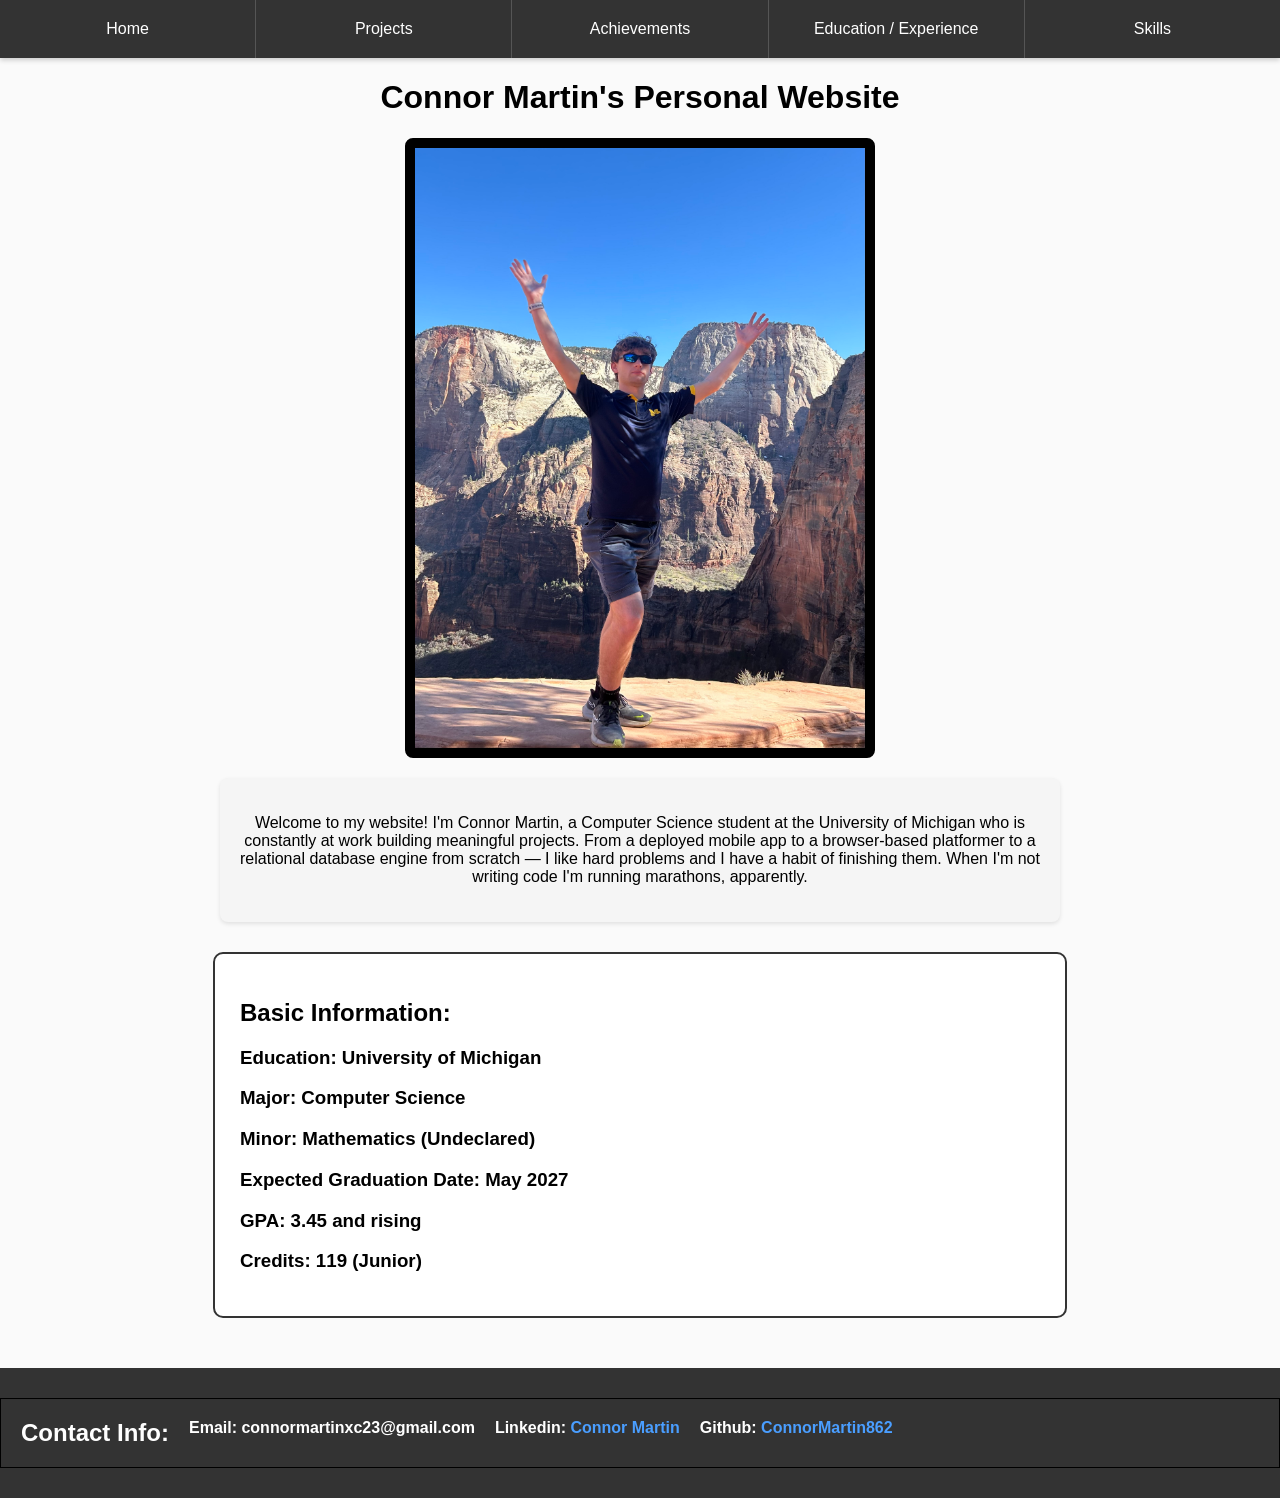
<file: index.html>
<!DOCTYPE html>
<html lang="en">
<head>
    <title>Connor_Martin_Portfolio</title>
    <link href="/css/style.css" rel="stylesheet" type="text/css" />
</head>
<body>
    <div class="Navigation">
        <a href="index.html">Home</a>
        <a href="projects.html">Projects</a>
        <a href="achievements.html">Achievements</a>
        <a href="education.html">Education / Experience</a>
        <a href="skills.html">Skills</a>
    </div>
    <div class="Title">
        <h1>Connor Martin's Personal Website</h1>
    </div>
    <div class="FrontImage">
        <img src="images/Zion.jpeg" alt="FrontPagePic" width="450" height="600">
    </div>
    <div class="Writing">
        <p>Welcome to my website! I'm Connor Martin, a Computer Science student at the University of Michigan who is constantly at work building meaningful projects. From a deployed mobile app to a browser-based platformer to a relational database engine from scratch — I like hard problems and I have a habit of finishing them. When I'm not writing code I'm running marathons, apparently.</p>
    </div>
    <div class="Basic">
        <h2>Basic Information: </h2>
        <h3>Education: University of Michigan</h3>
        <h3>Major: Computer Science</h3>
        <h3>Minor: Mathematics (Undeclared)</h3>
        <h3>Expected Graduation Date: May 2027</h3>
        <h3>GPA: 3.45 and rising</h3>
        <h3>Credits: 119 (Junior)</h3>
    </div>
    <footer class="Footer">
        <div class="Contact">
            <h2>Contact Info: </h2>
            <h3>Email: connormartinxc23@gmail.com</h3>
            <h3>Linkedin: <a href="https://linkedin.com/in/connormm"> Connor Martin </a></h3>
            <h3>Github: <a href="https://github.com/ConnorMartin862"> ConnorMartin862 </a></h3>
        </div>
    </footer>
</body>
</html>
</file>
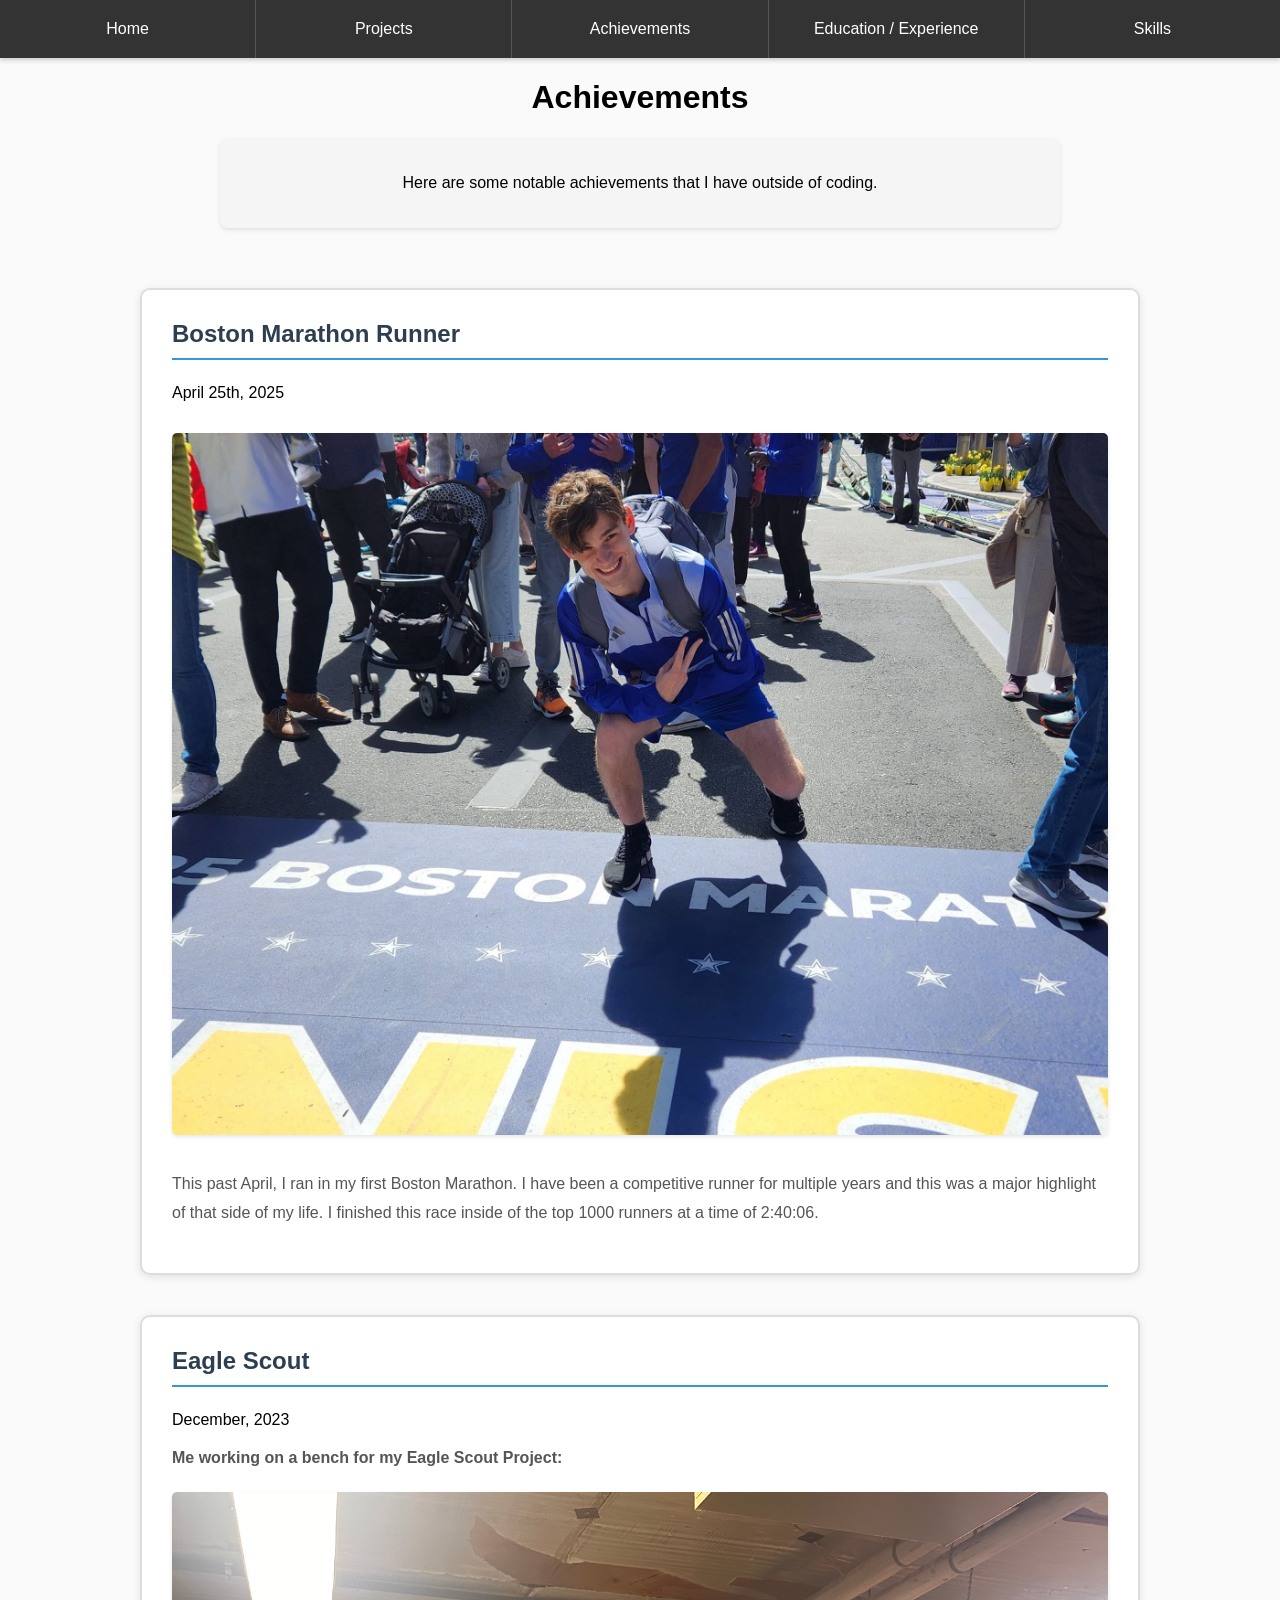
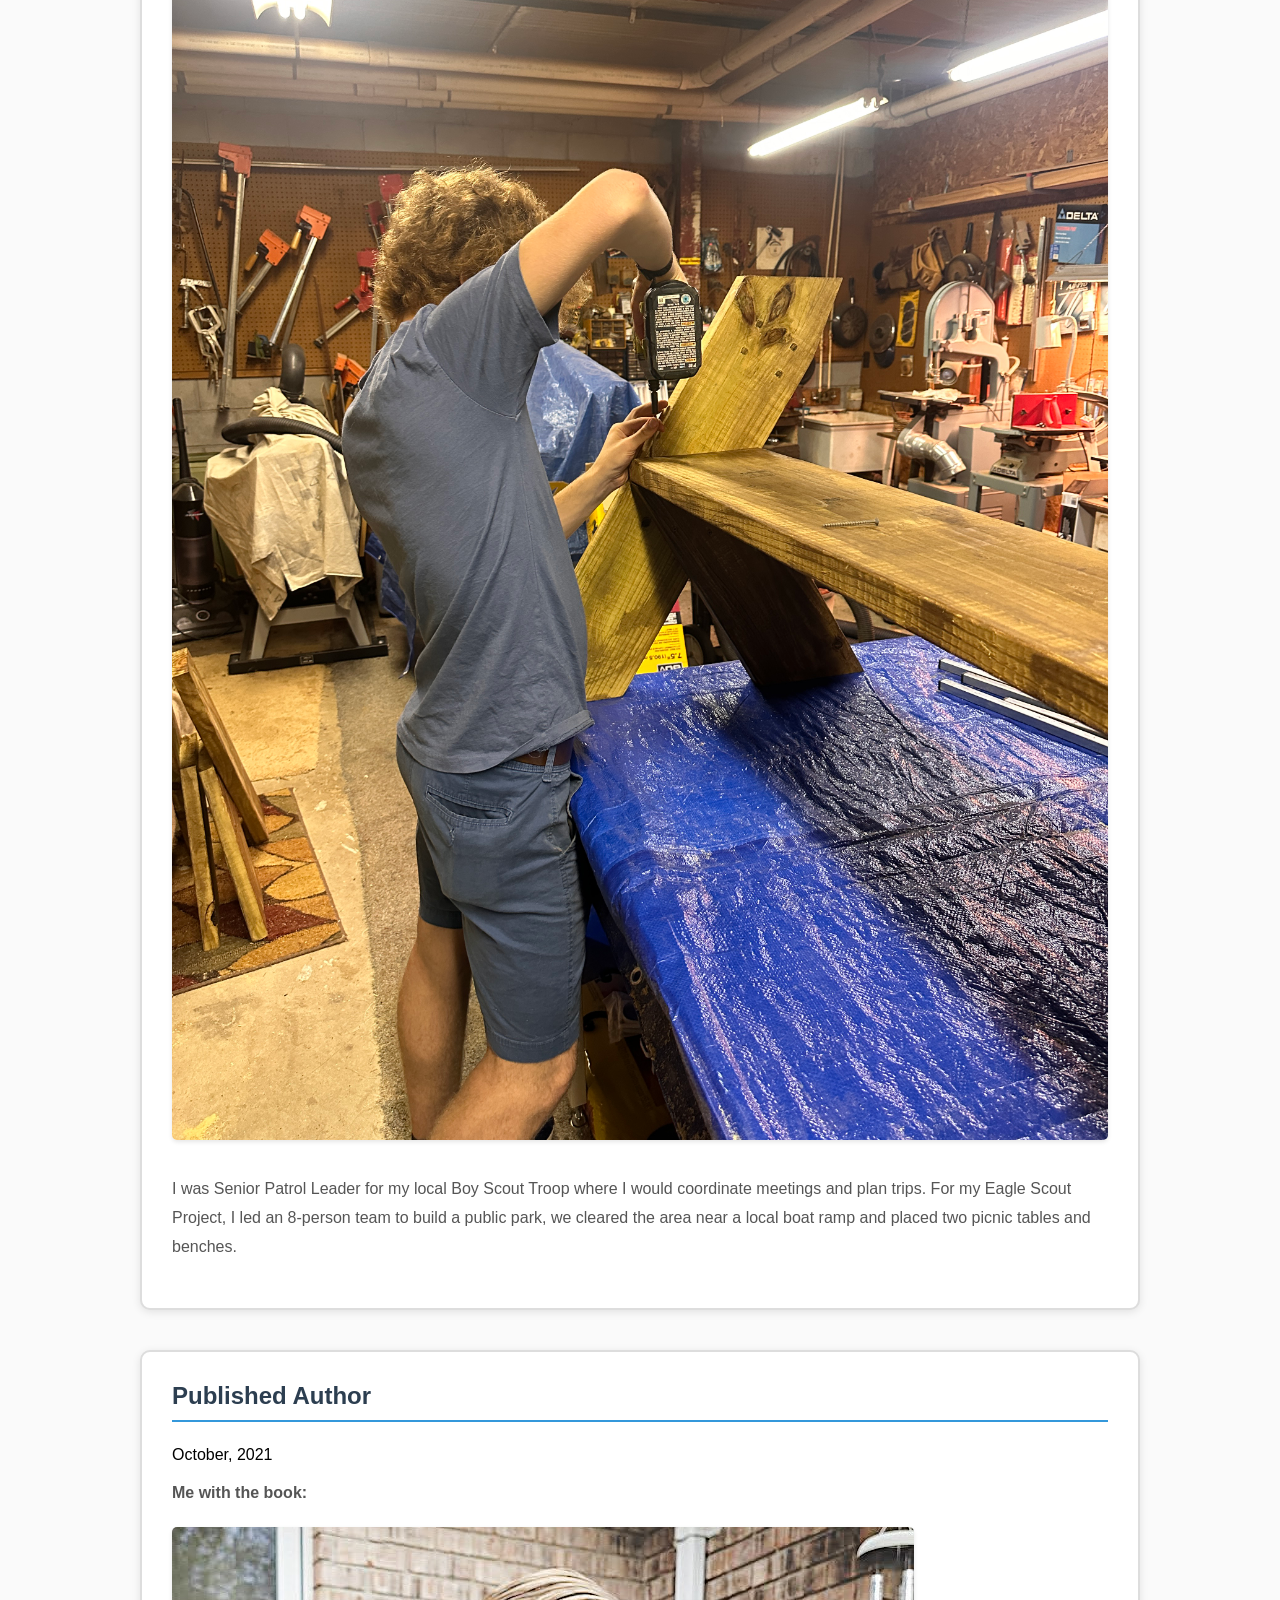
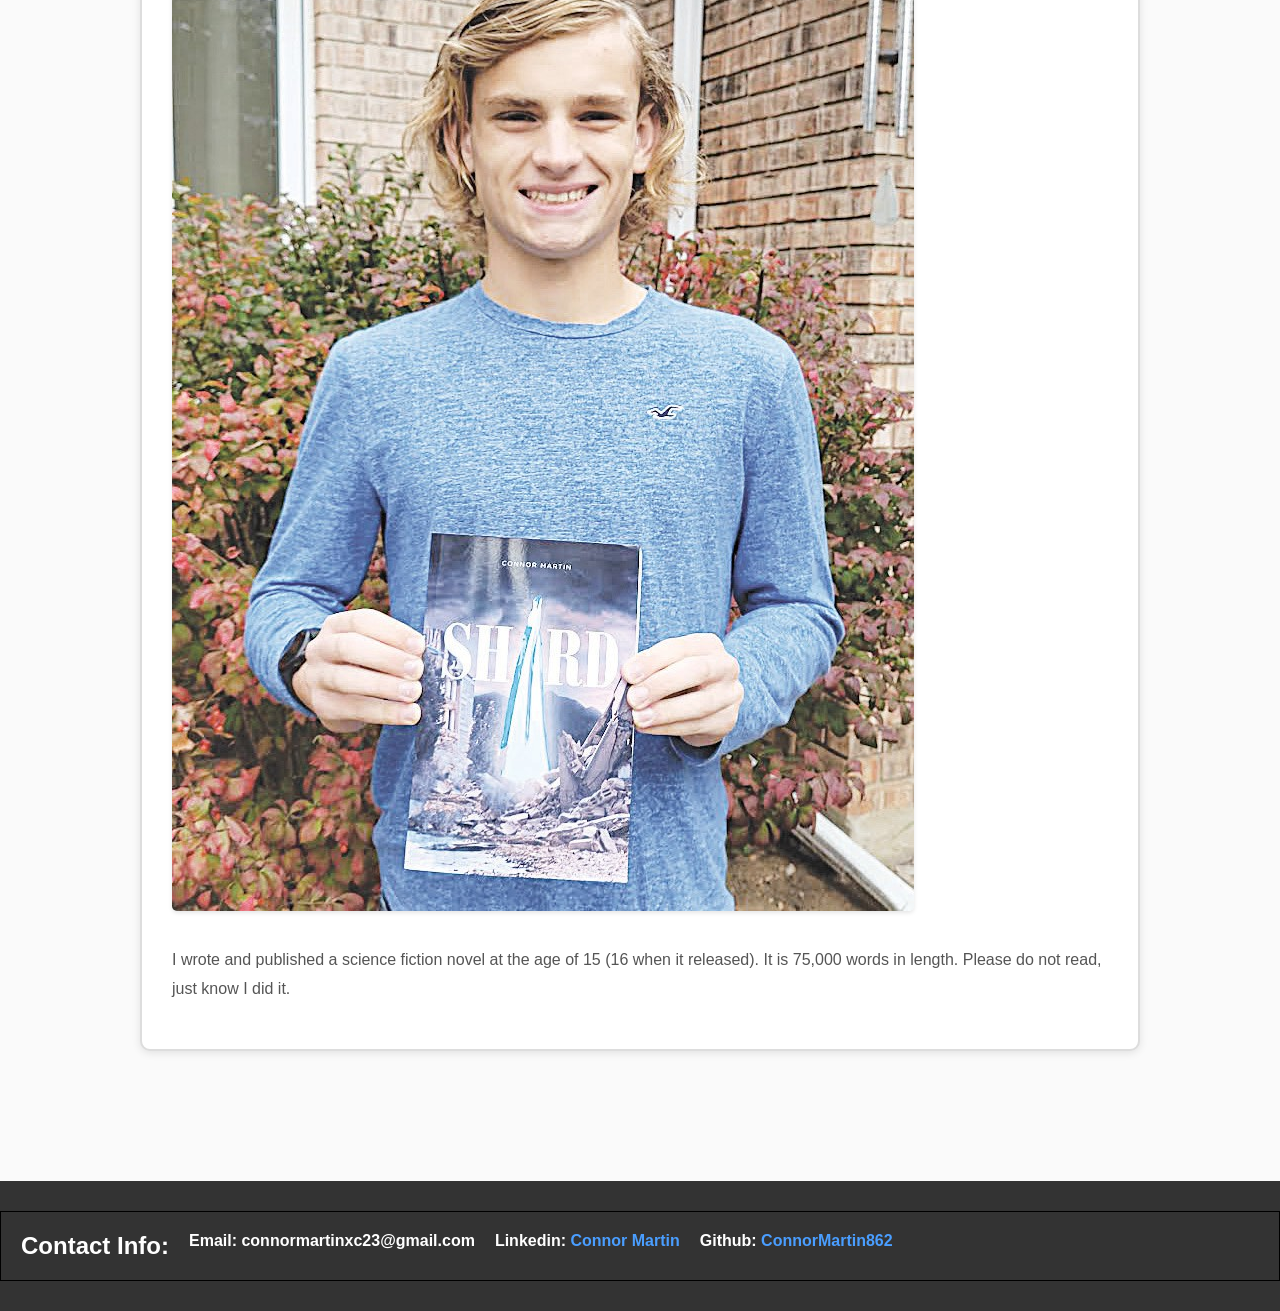
<file: achievements.html>
<!DOCTYPE html>
<html lang="en">
<head>
    <title>Connor_Martin_Portfolio</title>
    <link href="/css/style.css" rel="stylesheet" type="text/css" />
</head>
<body>
    <div class="Navigation">
        <a href="/index.html">Home</a>
        <a href="projects.html">Projects</a>
        <a href="achievements.html">Achievements</a>
        <a href="education.html">Education / Experience</a>
        <a href="skills.html">Skills</a>
    </div>
    <div class="SubTitle">
        <h1>Achievements</h1>
    </div>
    <div class="Writing">
        <p>Here are some notable achievements that I have outside of coding.</p>
    </div>
    <div class="Achievements">
        <div class="Achievement">
            <h3>Boston Marathon Runner</h3>
            <p class="date"> April 25th, 2025</p>
            <img src="images/boston_marathon_photo.JPG" alt="Achievement screenshot">
            <p class="description">This past April, I ran in my first Boston Marathon. I have been a competitive runner for multiple years and this was a major highlight of that side of my life. I finished this race inside of the top 1000 runners at a time of 2:40:06.</p>
        </div>
        <div class="Achievement">
            <h3>Eagle Scout</h3>
            <p class="date"> December, 2023</p>
            <h4>Me working on a bench for my Eagle Scout Project:</h4>
            <img src="images/Eagle_Scout.JPEG" alt="Achievement screenshot">
            <p class="description">I was Senior Patrol Leader for my local Boy Scout Troop where I would coordinate meetings and plan trips. For my Eagle Scout Project, I led an 8-person team to build a public park, we cleared the area near a local boat ramp and placed two picnic tables and benches.</p>
        </div>
        <div class="Achievement">
            <h3>Published Author</h3>
            <p class="date"> October, 2021</p>
            <h4>Me with the book:</h4>
            <img src="images/Book.jpg" alt="Achievement screenshot">
            <p class="description">I wrote and published a science fiction novel at the age of 15 (16 when it released). It is 75,000 words in length. Please do not read, just know I did it.</p>
        </div>
    </div>
    <footer class="Footer">
        <div class="Contact">
            <h2>Contact Info: </h2>
            <h3>Email: connormartinxc23@gmail.com</h3>
            <h3>Linkedin: <a href="https://linkedin.com/in/connormm"> Connor Martin </a></h3>
            <h3>Github: <a href="https://github.com/ConnorMartin862"> ConnorMartin862 </a></h3>
        </div>
    </footer>
</body>
</html>
</file>
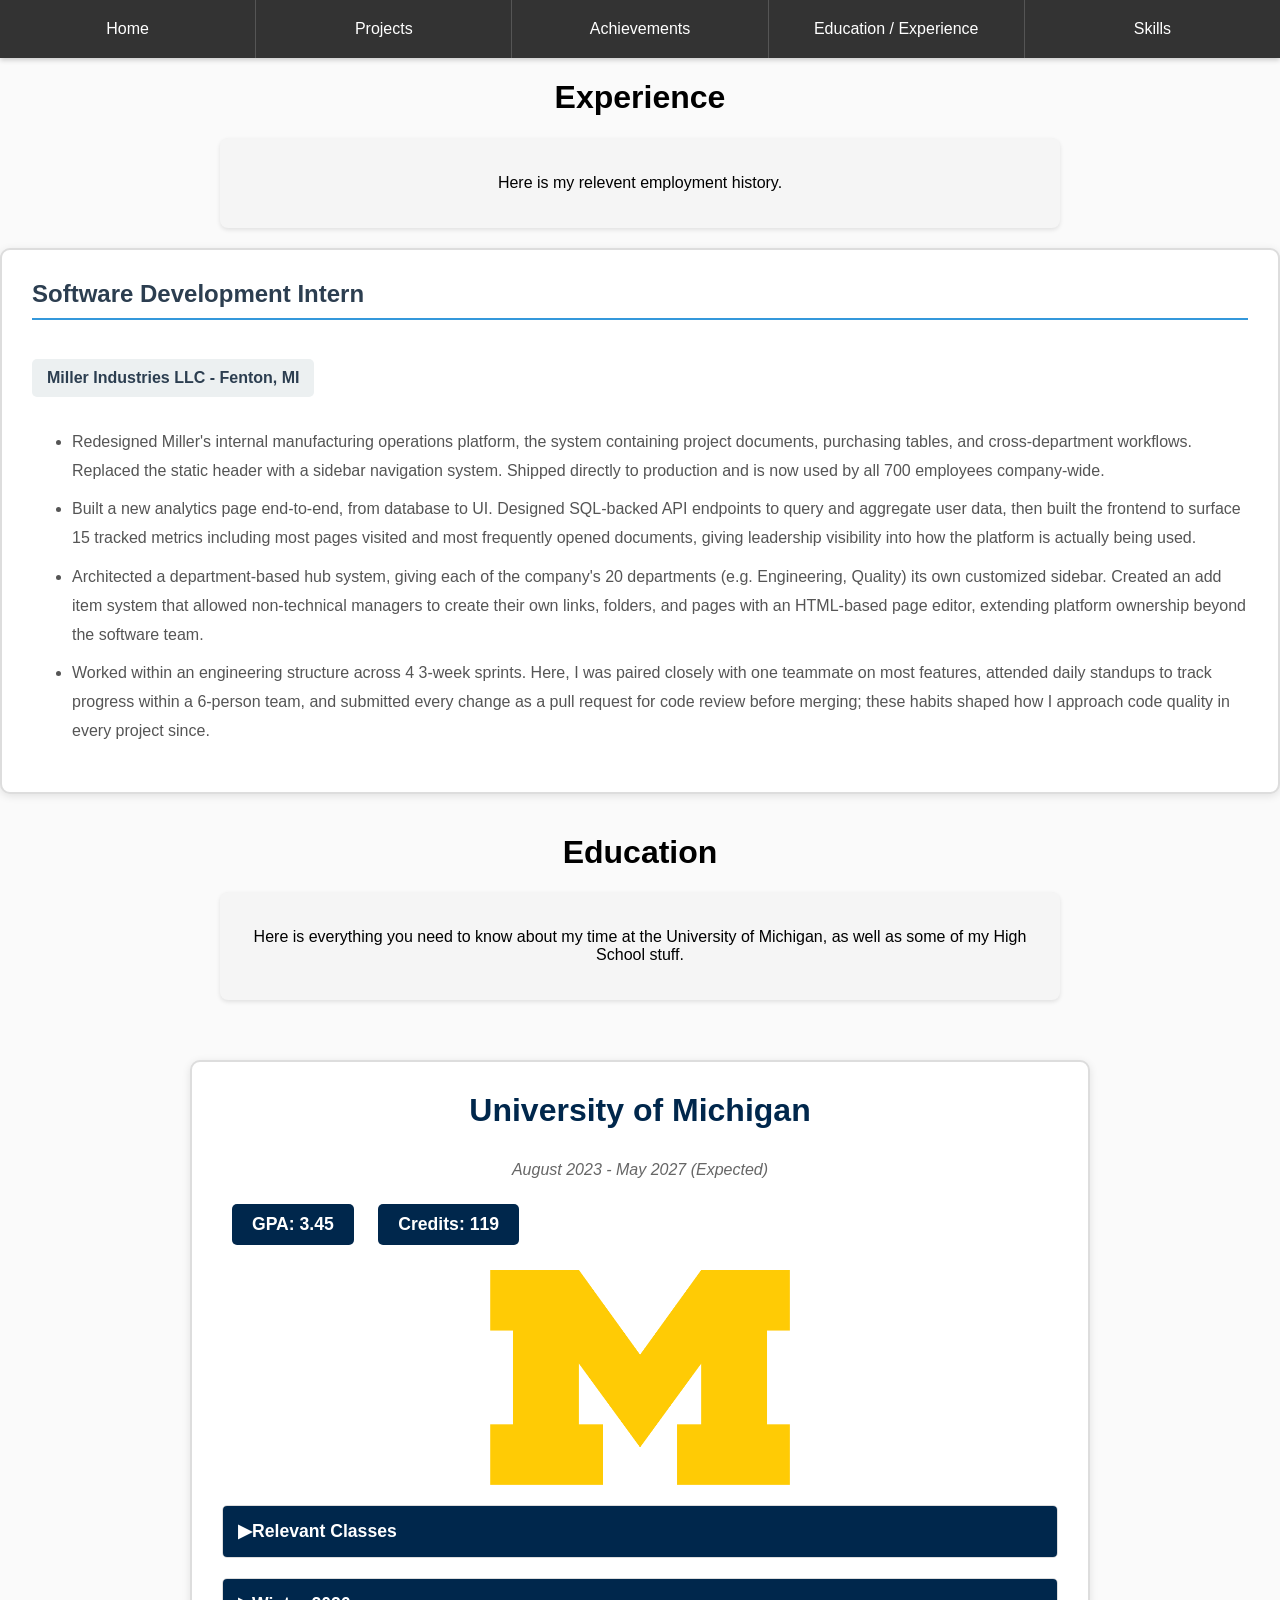
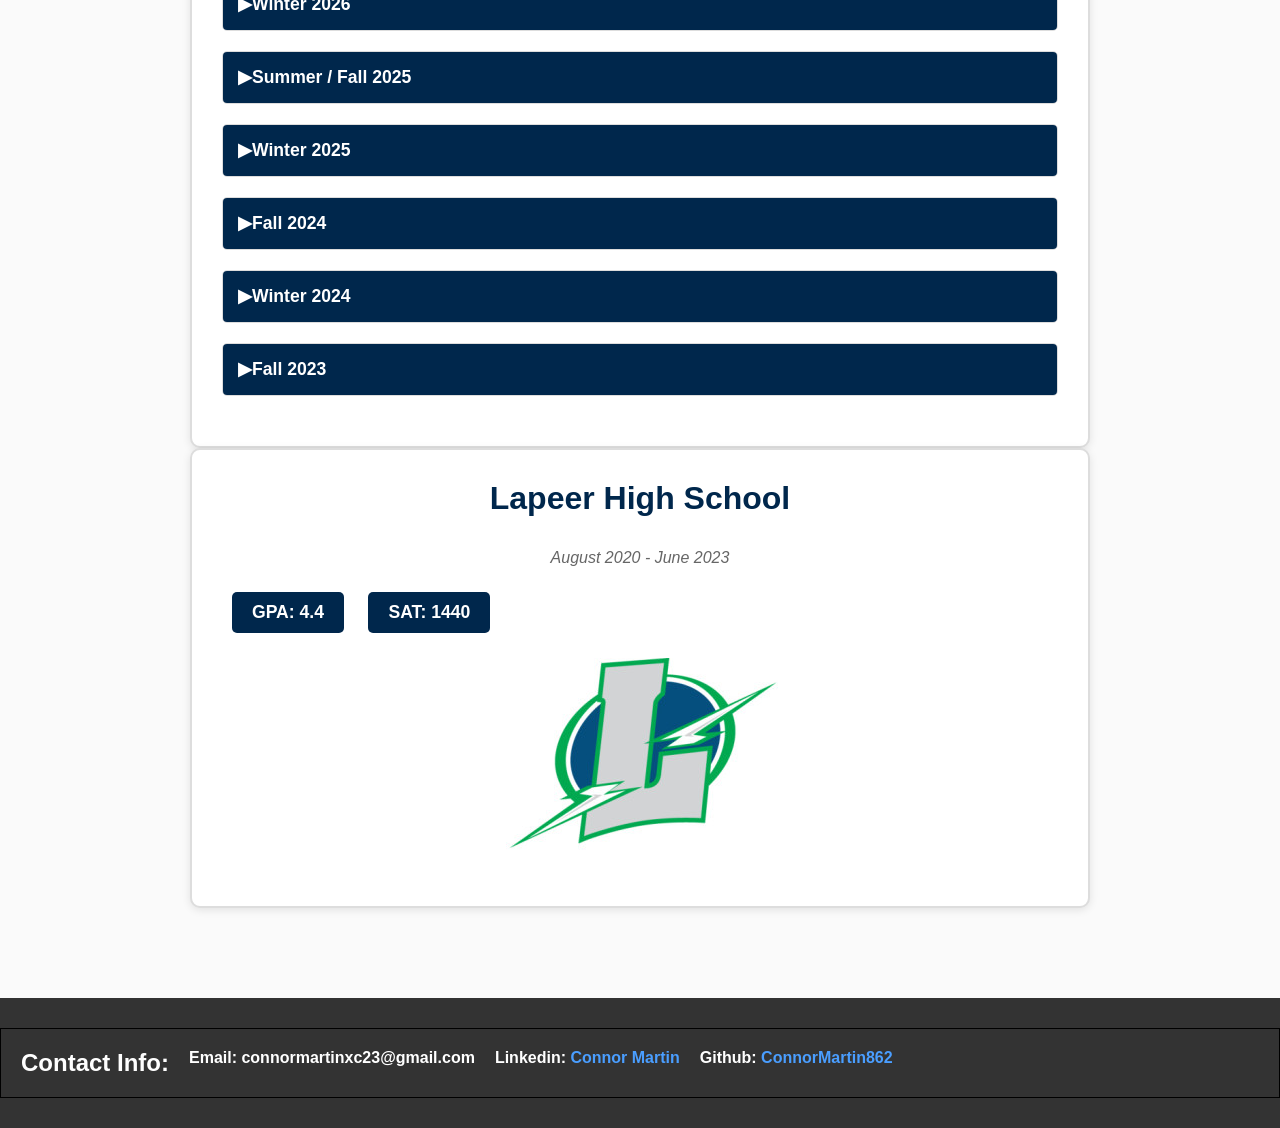
<file: education.html>
<!DOCTYPE html>
<html lang="en">
<head>
    <title>Connor_Martin_Portfolio</title>
    <link href="/css/style.css" rel="stylesheet" type="text/css" />
</head>
<body>
    <div class="Navigation">
        <a href="/index.html">Home</a>
        <a href="projects.html">Projects</a>
        <a href="achievements.html">Achievements</a>
        <a href="education.html">Education / Experience</a>
        <a href="skills.html">Skills</a>
    </div>
    <div class="SubTitle">
        <h1>Experience</h1>
    </div>
    <div class="Writing">
        <p>Here is my relevent employment history.</p>
    </div>
    <div class="Project">
        <h3>Software Development Intern</h3>
        <p class="languages">Miller Industries LLC - Fenton, MI</p>
        <ul class="description">
            <li>Redesigned Miller's internal manufacturing operations platform, the system containing project documents, purchasing tables, and cross-department workflows. Replaced the static header with a sidebar navigation system. Shipped directly to production and is now used by all 700 employees company-wide.</li>
            <li>Built a new analytics page end-to-end, from database to UI. Designed SQL-backed API endpoints to query and aggregate user data, then built the frontend to surface 15 tracked metrics including most pages visited and most frequently opened documents, giving leadership visibility into how the platform is actually being used.</li>
            <li>Architected a department-based hub system, giving each of the company's 20 departments (e.g. Engineering, Quality) its own customized sidebar. Created an add item system that allowed non-technical managers to create their own links, folders, and pages with an HTML-based page editor, extending platform ownership beyond the software team.</li>
            <li>Worked within an engineering structure across 4 3-week sprints. Here, I was paired closely with one teammate on most features, attended daily standups to track progress within a 6-person team, and submitted every change as a pull request for code review before merging; these habits shaped how I approach code quality in every project since.</li>
        </ul>
    </div>
    <div class="SubTitle">
        <h1>Education</h1>
    </div>
    <div class="Writing">
        <p>Here is everything you need to know about my time at the University of Michigan, as well as some of my High School stuff.</p>
    </div>
    <div class="Educations">
        <div class="Education">
            <h3>University of Michigan</h3>
            <p class="time">August 2023 - May 2027 (Expected)</p>
            <p class="stats">GPA: 3.45 </p>
            <p class="stats">Credits: 119 </p>
            <img src="images/realUofM.png" alt="University of Michigan Logo">

            <details class="semester-dropdown">
                <summary class="Semester">Relevant Classes</summary>
                <ul class="classes">
                    <li>EECS 485: Web Systems</li>
                    <li>EECS 445: Intro to Machine Learning</li>
                    <li>EECS 441: Mobile App Development for Entrepreneurs</li>
                    <li>EECS 376: Foundations of Computer Science</li>
                    <li>EECS 370: Intro to Computer Organization</li>
                    <li>EECS 281: Data Structures & Algorithms</li>
                    <li>EECS 280: Programming & Intro Data Structures</li>
                    <li>EECS 203: Discrete Math</li>
                    <li>EECS 183: Elementary Programming Concepts</li>
                    <li>TO 414: Advanced Analytics</li>
                    <li>STATS 280: Honors Introduction to Statistics</li>
                    <li>MATH 214: Linear Algebra</li>
                    <li>MATH 116: Calculus II</li>
                    <li>MATH 115: Calculus I</li>
                </ul>
            </details>

            <details class="semester-dropdown">
                <summary class="Semester">Winter 2026</summary>
                <ul class="classes">
                    <li>EECS 376: Foundations of Computer Science</li>
                    <li>EECS 441: Mobile App Development for Entrepreneurs</li>
                    <li>EECS 445: Intro to Machine Learning</li>
                    <li>SCAND 234: Second Year Swedish</li>
                </ul>
            </details>

            <details class="semester-dropdown">
                <summary class="Semester">Summer / Fall 2025</summary>
                <ul class="classes">
                    <li>EECS 370: Intro to Computer Organization</li>
                    <li>EECS 485: Web Systems</li>
                    <li>MATH 214: Linear Algebra</li>
                    <li>DIGITAL 333: Video Games & Learning</li>
                    <li>HISTORY 309: After Alexander: Timeline of The Hellenistic Period</li>
                    <li>SCAND 233: Second Year Swedish</li>
                </ul>
            </details>

            <details class="semester-dropdown">
                <summary class="Semester">Winter 2025</summary>
                <ul class="classes">
                    <li>EECS 281: Data Structures & Algorithms</li>
                    <li>MATH 116: Calculus II</li>
                    <li>EARTH 201: Intro to Physical Geography</li>
                    <li>SCAND 134: First Year Swedish</li>
                </ul>
            </details>

            <details class="semester-dropdown">
                <summary class="Semester">Fall 2024</summary>
                <ul class="classes">
                    <li>EECS 203: Discrete Math</li>
                    <li>EECS 280: Programming & Intro Data Structures</li>
                    <li>MO 302: Positively Leading People & Organizations</li>
                    <li>SCAND 133: First Year Swedish</li>
                </ul>
            </details>

            <details class="semester-dropdown">
                <summary class="Semester">Winter 2024</summary>
                <ul class="classes">
                    <li>STATS 280: Honors Introduction to Statistics</li>
                    <li>TO 414: Advanced Analytics</li>
                    <li>ASTRO 115: Intro to Astrobiology</li>
                    <li>ECON 101: Principles of Economics I</li>
                    <li>ENGLISH 124: Academic Writing & Literature - Weird Fiction, Weird Writing</li>
                </ul>
            </details>

            <details class="semester-dropdown">
                <summary class="Semester">Fall 2023</summary>
                <ul class="classes">
                    <li>EECS 183: Elementary Programming Concepts</li>
                    <li>MATH 115: Calculus I</li>
                    <li>ARCH 208: Design Foundations</li>
                    <li>ARCH 255: Imaging</li>
                    <li>ENGLISH 317: Literature & Culture - Racial Passing in American History & Literature</li>
                </ul>
            </details>
        </div>
        <div class="Education">
            <h3>Lapeer High School</h3>
            <p class="time">August 2020 - June 2023</p>
            <p class="stats">GPA: 4.4 </p>
            <p class="stats">SAT: 1440 </p>
            <img src="images/Lapeerhighschoollogo.jpg" alt="Lapeer Lightning Logo">
        </div>
    </div>
    <footer class="Footer">
        <div class="Contact">
            <h2>Contact Info: </h2>
            <h3>Email: connormartinxc23@gmail.com</h3>
            <h3>Linkedin: <a href="https://linkedin.com/in/connormm"> Connor Martin </a></h3>
            <h3>Github: <a href="https://github.com/ConnorMartin862"> ConnorMartin862 </a></h3>
        </div>
    </footer>
</body>
</html>
</file>
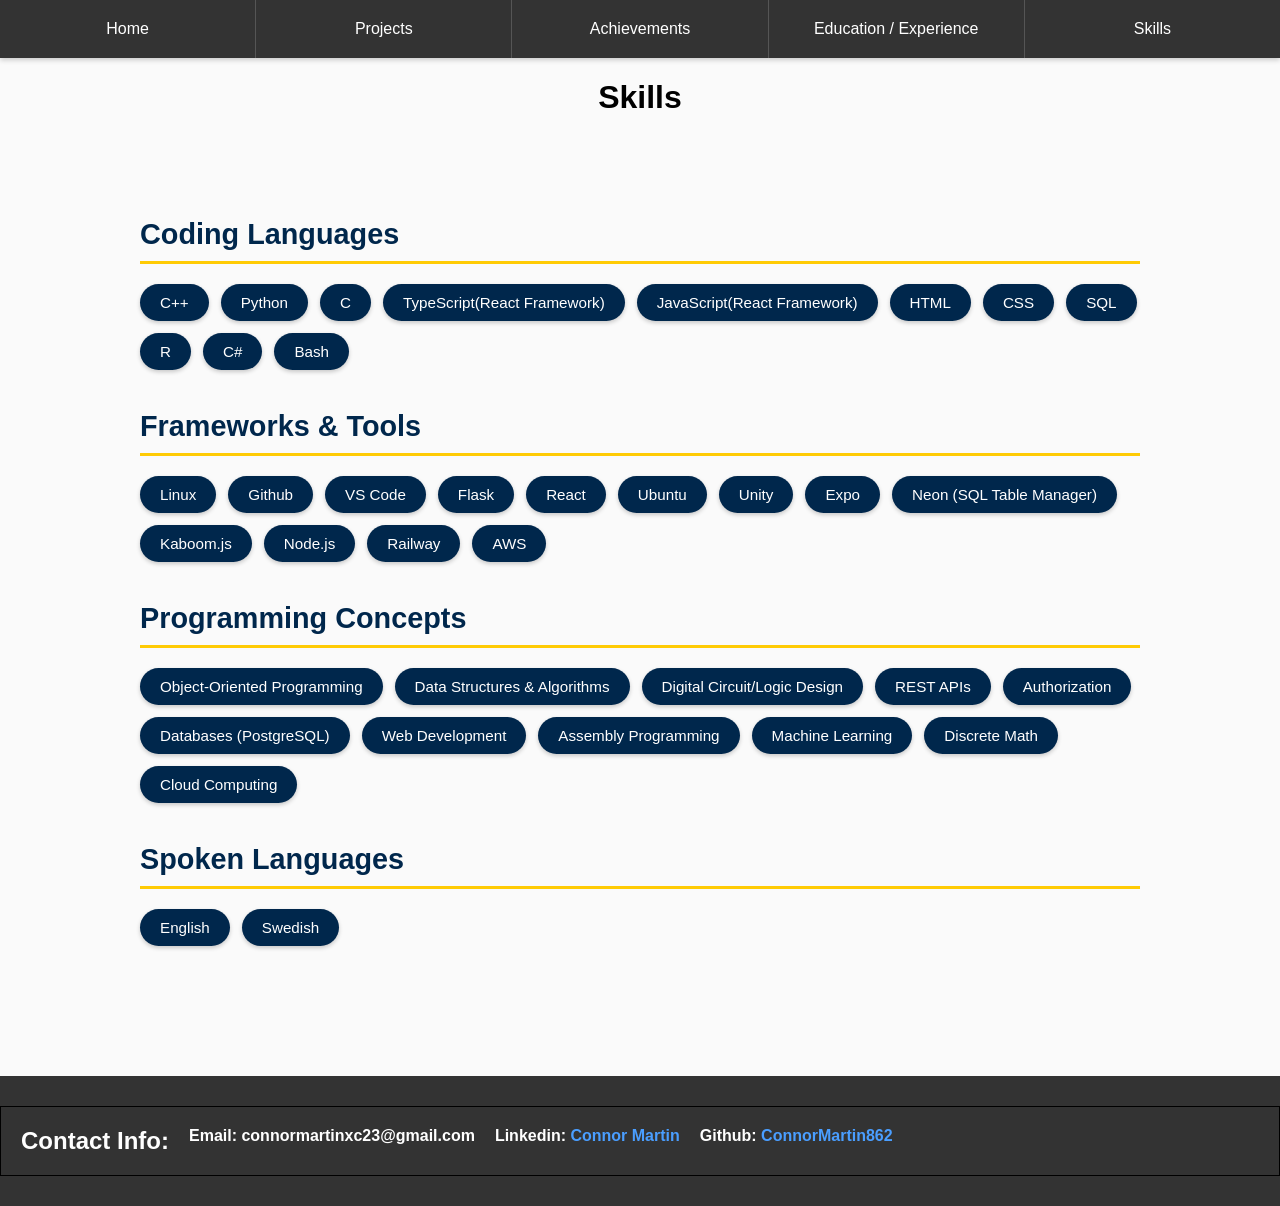
<file: skills.html>
<!DOCTYPE html>
<html lang="en">
<head>
    <title>Connor_Martin_Portfolio</title>
    <link href="/css/style.css" rel="stylesheet" type="text/css" />
</head>
<body>
    <div class="Navigation">
        <a href="/index.html">Home</a>
        <a href="projects.html">Projects</a>
        <a href="achievements.html">Achievements</a>
        <a href="education.html">Education / Experience</a>
        <a href="skills.html">Skills</a>
    </div>
    <div class="SubTitle">
        <h1>Skills</h1>
    </div>
    <div class="Skills">
        <p class="SkillTitle">Coding Languages</p>
        <div class="SkillList">
            <ul>
                <li>C++</li>
                <li>Python</li>
                <li>C</li>
                <li>TypeScript(React Framework)</li>
                <li>JavaScript(React Framework)</li>
                <li>HTML</li>
                <li>CSS</li>
                <li>SQL</li>
                <li>R</li>
                <li>C#</li>
                <li>Bash</li>
            </ul>
        </div>
        <p class="SkillTitle">Frameworks & Tools</p>
        <div class="SkillList">
            <ul>
                <li>Linux</li>
                <li>Github</li>
                <li>VS Code</li>
                <li>Flask</li>
                <li>React</li>
                <li>Ubuntu</li>
                <li>Unity</li>
                <li>Expo</li>
                <li>Neon (SQL Table Manager)</li>
                <li>Kaboom.js</li>
                <li>Node.js</li>
                <li>Railway</li>
                <li>AWS</li>
            </ul>
        </div>
        <p class="SkillTitle">Programming Concepts</p>
        <div class="SkillList">
            <ul>
                <li>Object-Oriented Programming</li>
                <li>Data Structures & Algorithms</li>
                <li>Digital Circuit/Logic Design</li>
                <li>REST APIs</li>
                <li>Authorization</li>
                <li>Databases (PostgreSQL)</li>
                <li>Web Development</li>
                <li>Assembly Programming</li>
                <li>Machine Learning</li>
                <li>Discrete Math</li>
                <li>Cloud Computing</li>
            </ul>
        </div>
        <p class="SkillTitle">Spoken Languages</p>
        <div class="SkillList">
            <ul>
                <li>English</li>
                <li>Swedish</li>
            </ul>
        </div>
    </div>
    <footer class="Footer">
        <div class="Contact">
            <h2>Contact Info: </h2>
            <h3>Email: connormartinxc23@gmail.com</h3>
            <h3>Linkedin: <a href="https://linkedin.com/in/connormm"> Connor Martin </a></h3>
            <h3>Github: <a href="https://github.com/ConnorMartin862"> ConnorMartin862 </a></h3>
        </div>
    </footer>
</body>
</html>
</file>
<file: css/style.css>
.Title {
    text-align: center;
}

.Basic {
    max-width: 800px;
    margin: 30px auto;
    padding: 25px;
    border: 2px solid #333;
    border-radius: 10px;
    background-color: white;
}

.Description {
    text-align: center;
}

.SubTitle {
    text-align: center;
}

.Writing {
    text-align: center;
    max-width: 800px;
    margin: 20px auto;
    padding: 20px;
    background-color: #f5f5f5;  /* light gray background */
    border-radius: 8px;
    box-shadow: 0 2px 4px rgba(0,0,0,0.1);
}

.Navigation {
    display: flex;
    justify-content: space-around;  /* spreads buttons evenly */
    background-color: #333;
    padding: 0;
    margin: 0;
    width: 100%;
    position: sticky;  /* stays at top when scrolling */
    top: 0;
    box-shadow: 0 2px 5px rgba(0,0,0,0.2);
}

.Navigation a {
    flex: 1;  /* makes all buttons equal width */
    text-align: center;
    color: white;
    text-decoration: none;
    padding: 20px;
    transition: background-color 0.3s;
    border-right: 1px solid #555;  /* divider between buttons */
}

.Navigation a:last-child {
    border-right: none;  /* remove border on last button */
}

.Navigation a:hover{
    background-color: #555;
}

.Footer {
    background-color: #333;
    color: white;
    padding: 30px 0;
    margin-top: 50px;
    width: 100%;
    position: relative;
    bottom: 0;
}

.Contact {
    text-align: center;
    display: flex;
    gap: 20px;
    border: 1px solid black;
    padding: 20px;
}

.Contact h2 {
    margin: 0;
    color: white;
    font-size: 1.5em;  /* larger than h3 */
    align-self: center;  /* vertically centers it with the flex items */
}

.Contact h3 {
    margin: 0;
    color: white;
    font-size: 1em;  /* normal size */
}

.Contact a {
    color: #4a9eff;
    text-decoration: none;
    transition: color 0.3s;
}

.Contact a:hover {
    color: #6bb6ff;
}

.Projects {
    max-width: 1000px;
    margin: 0 auto;
    padding: 40px 20px;
}

.Projects h2 {
    text-align: center;
    color: #333;
    margin-bottom: 40px;
    font-size: 2em;
}

/* Individual Project Cards */
.Project {
    background-color: white;
    border: 2px solid #ddd;
    border-radius: 10px;
    padding: 30px;
    margin-bottom: 40px;
    box-shadow: 0 2px 8px rgba(0,0,0,0.1);
}

.Project h3 {
    color: #2c3e50;
    margin-top: 0;
    font-size: 1.5em;
    border-bottom: 2px solid #3498db;
    padding-bottom: 10px;
}

.Project h4 {
    color: #555;
    margin-top: 20px;
    margin-bottom: 10px;
}

/* Images */
.Project img {
    max-width: 100%;
    height: auto;
    border-radius: 5px;
    margin: 15px 0;
    box-shadow: 0 2px 4px rgba(0,0,0,0.1);
}

.ProjectGrid {
    display: grid;
    grid-template-columns: 250px 250px;
    gap: 10px;
    margin: 15px 0;
    justify-content: center;
}

.ProjectGrid img {
    width: 100%;
    max-height: 400px;
    object-fit: scale-down;
    border: 3px solid black;
    border-radius: 8px;
}

.link {
    display: inline-block;
    color: white;
    background-color: #2c3e50;
    text-decoration: none;
    padding: 8px 16px;
    border-radius: 6px;
    font-size: 0.9em;
    margin-top: 15px;
    border: 2px solid #2c3e50;
    transition: 0.2s;
}

.link:hover {
    background-color: white;
    color: #2c3e50;
}

/* Languages/Tech Stack */
.languages {
    background-color: #ecf0f1;
    padding: 10px 15px;
    border-radius: 5px;
    font-weight: bold;
    color: #2c3e50;
    display: inline-block;
    margin: 15px 0;
}

/* Description List */
.description {
    line-height: 1.8;
    color: #555;
}

.description li {
    margin-bottom: 10px;
}

.description p {
    margin-bottom: 10px;
}

.Achievements {
    max-width: 1000px;
    margin: 0 auto;
    padding: 40px 20px;
}

.Achievements h2 {
    text-align: center;
    color: #333;
    margin-bottom: 40px;
    font-size: 2em;
}

/* Individual Achievement Cards */
.Achievement {
    background-color: white;
    border: 2px solid #ddd;
    border-radius: 10px;
    padding: 30px;
    margin-bottom: 40px;
    box-shadow: 0 2px 8px rgba(0,0,0,0.1);
}

.Achievement h3 {
    color: #2c3e50;
    margin-top: 0;
    font-size: 1.5em;
    border-bottom: 2px solid #3498db;
    padding-bottom: 10px;
}

.Achievement h4 {
    color: #555;
    margin-top: 20px;
    margin-bottom: 10px;
}

/* Images */
.Achievement img {
    max-width: 100%;
    height: auto;
    border-radius: 5px;
    margin: 15px 0;
    box-shadow: 0 2px 4px rgba(0,0,0,0.1);
}

.data {
    background-color: #ecf0f1;
    padding: 10px 15px;
    border-radius: 5px;
    font-weight: bold;
    color: #2c3e50;
    display: inline-block;
    margin: 15px 0;
}

/* Education Page Styling */
.Educations {
    max-width: 900px;
    margin: 0 auto;
    padding: 40px 20px;
}

.Education {
    background-color: white;
    border: 2px solid #ddd;
    border-radius: 10px;
    padding: 30px;
    box-shadow: 0 2px 8px rgba(0,0,0,0.1);
}

.Education h3 {
    color: #00274C;  /* U of M blue */
    margin-top: 0;
    font-size: 2em;
    text-align: center;
}

.time {
    text-align: center;
    color: #666;
    font-style: italic;
    margin-bottom: 20px;
}

.Education img {
    display: block;
    margin: 20px auto;
    max-width: 300px;
    height: auto;
}

/* Relevant Classes Section */
.Education > h4 {
    color: #00274C;
    border-bottom: 2px solid #FFCB05;  /* U of M maize */
    padding-bottom: 10px;
    margin-top: 30px;
}

/* Dropdown Styling */
.semester-dropdown {
    margin: 20px 0;
    border: 1px solid #ddd;
    border-radius: 5px;
    overflow: hidden;
}

.semester-dropdown summary {
    background-color: #00274C;
    color: white;
    padding: 15px;
    cursor: pointer;
    font-weight: bold;
    font-size: 1.1em;
    list-style: none;  /* removes default arrow on some browsers */
    transition: background-color 0.3s;
}

.semester-dropdown summary::-webkit-details-marker {
    display: none;  /* removes default arrow */
}

.semester-dropdown summary::before {
    content: "▶ ";  /* custom arrow */
    display: inline-block;
    transition: transform 0.3s;
}

.semester-dropdown[open] summary::before {
    transform: rotate(90deg);  /* rotate arrow when open */
}

.semester-dropdown summary:hover {
    background-color: #003366;
}

/* Stats styling */
.stats {
    display: inline-block;
    background-color: #00274C;  /* U of M blue */
    color: white;
    padding: 10px 20px;
    margin: 5px 10px;
    border-radius: 5px;
    font-weight: bold;
    font-size: 1.1em;
}

/* Center the stats container */
.Education > .stats:first-of-type {
    margin-left: 0;
}

/* Skills Page Styling - Pill Style */
.Skills {
    max-width: 1000px;
    margin: 0 auto;
    padding: 40px 20px;
}

.SkillTitle {
    color: #00274C;
    font-size: 1.8em;
    font-weight: bold;
    margin: 40px 0 20px 0;
    border-bottom: 3px solid #FFCB05;
    padding-bottom: 10px;
}

.SkillList {
    margin-bottom: 40px;
}

.SkillList ul {
    list-style: none;
    padding: 0;
    margin: 0;
    display: flex;
    flex-wrap: wrap;
    gap: 12px;
}

.SkillList li {
    background-color: #00274C;
    color: white;
    padding: 10px 20px;
    border-radius: 25px;
    font-size: 0.95em;
    transition: transform 0.2s, background-color 0.2s;
    box-shadow: 0 2px 4px rgba(0,0,0,0.2);
}

.SkillList li:hover {
    background-color: #003366;
    transform: translateY(-2px);
    box-shadow: 0 4px 8px rgba(0,0,0,0.3);
}

.FrontImage {
    display: flex;  /* centers the image */
    justify-content: center;
}

.FrontImage img {
    border: 10px solid black;  /* width | style | color */
    border-radius: 8px;        /* rounded corners (optional) */
}


/* Classes Lists */
.classes {
    padding: 20px 40px;
    margin: 0;
    background-color: #f9f9f9;
    line-height: 1.8;
}

.classes li {
    margin-bottom: 8px;
    color: #333;
}

body {
    margin: 0;
    padding: 0;
    font-family: Arial, sans-serif;
    background-color: #fafafa;
}
</file>
